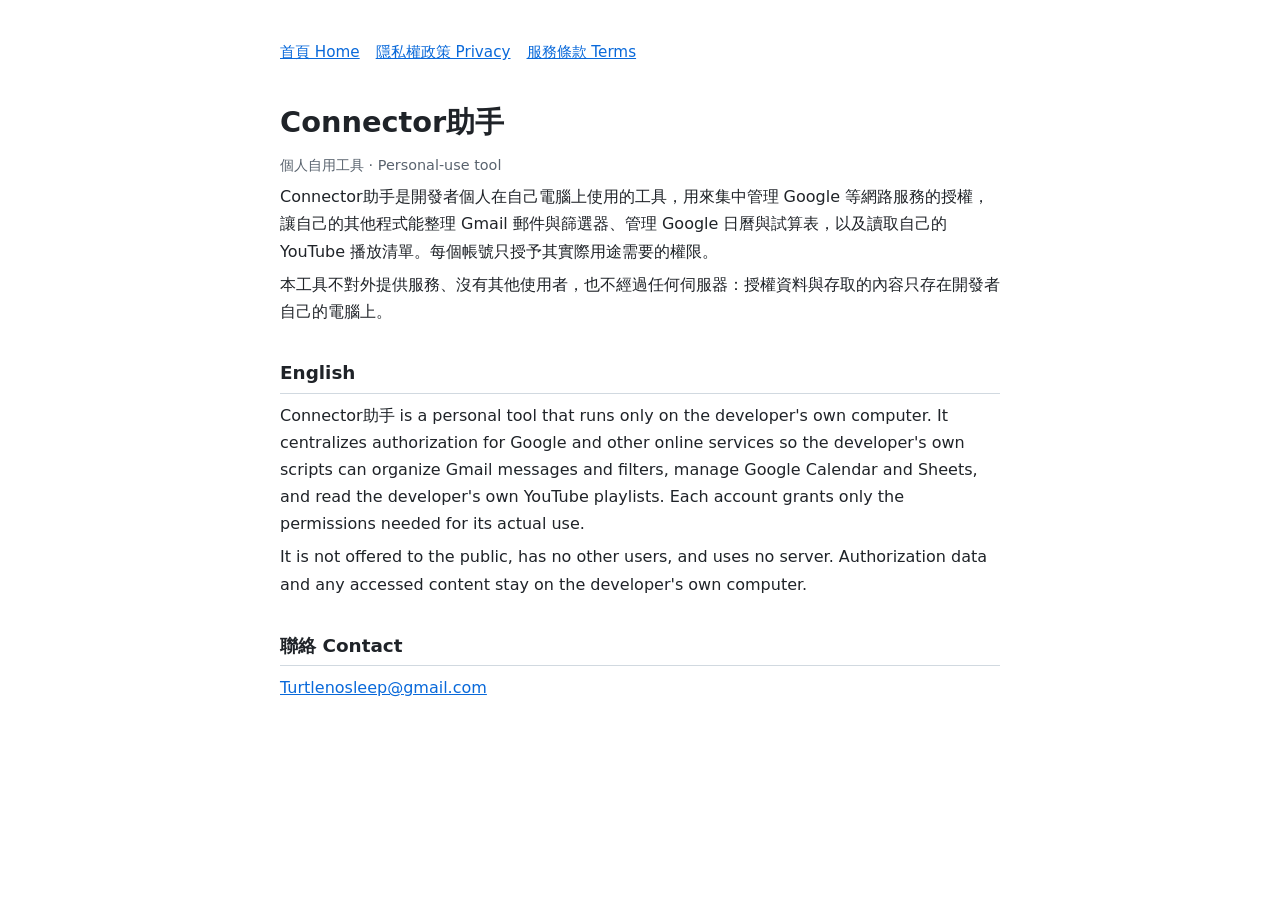
<file: index.html>
<!doctype html>
<html lang="zh-Hant">
<head>
<meta charset="utf-8">
<meta name="viewport" content="width=device-width, initial-scale=1">
<title>Connector助手</title>
<link rel="stylesheet" href="style.css">
</head>
<body>
<main>
<nav><a href="./">首頁 Home</a><a href="privacy.html">隱私權政策 Privacy</a><a href="terms.html">服務條款 Terms</a></nav>
<h1>Connector助手</h1>
<p class="muted">個人自用工具 · Personal-use tool</p>

<p>Connector助手是開發者個人在自己電腦上使用的工具，用來集中管理 Google 等網路服務的授權，讓自己的其他程式能整理 Gmail 郵件與篩選器、管理 Google 日曆與試算表，以及讀取自己的 YouTube 播放清單。每個帳號只授予其實際用途需要的權限。</p>
<p>本工具不對外提供服務、沒有其他使用者，也不經過任何伺服器：授權資料與存取的內容只存在開發者自己的電腦上。</p>

<h2>English</h2>
<p>Connector助手 is a personal tool that runs only on the developer's own computer. It centralizes authorization for Google and other online services so the developer's own scripts can organize Gmail messages and filters, manage Google Calendar and Sheets, and read the developer's own YouTube playlists. Each account grants only the permissions needed for its actual use.</p>
<p>It is not offered to the public, has no other users, and uses no server. Authorization data and any accessed content stay on the developer's own computer.</p>

<h2>聯絡 Contact</h2>
<p><a href="mailto:Turtlenosleep@gmail.com">Turtlenosleep@gmail.com</a></p>
</main>
</body>
</html>
</file>
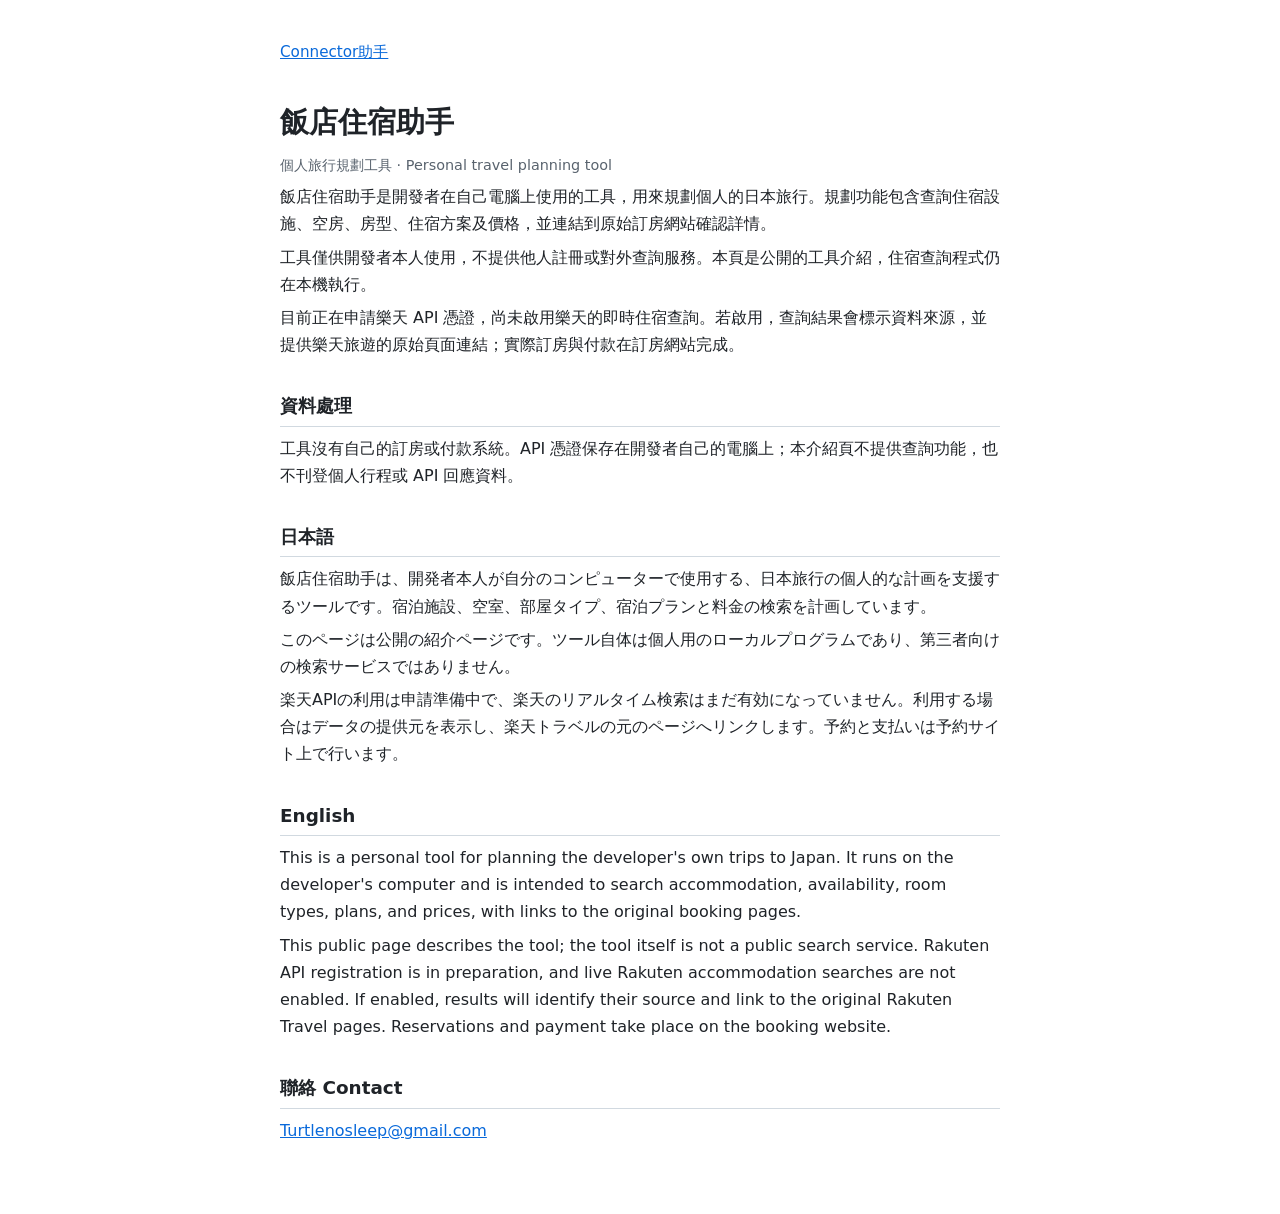
<file: hotel.html>
<!doctype html>
<html lang="zh-Hant">
<head>
<meta charset="utf-8">
<meta name="viewport" content="width=device-width, initial-scale=1">
<title>飯店住宿助手 · 個人使用工具</title>
<link rel="stylesheet" href="style.css">
</head>
<body>
<main>
<nav><a href="./">Connector助手</a></nav>
<h1>飯店住宿助手</h1>
<p class="muted">個人旅行規劃工具 · Personal travel planning tool</p>

<p>飯店住宿助手是開發者在自己電腦上使用的工具，用來規劃個人的日本旅行。規劃功能包含查詢住宿設施、空房、房型、住宿方案及價格，並連結到原始訂房網站確認詳情。</p>
<p>工具僅供開發者本人使用，不提供他人註冊或對外查詢服務。本頁是公開的工具介紹，住宿查詢程式仍在本機執行。</p>
<p>目前正在申請樂天 API 憑證，尚未啟用樂天的即時住宿查詢。若啟用，查詢結果會標示資料來源，並提供樂天旅遊的原始頁面連結；實際訂房與付款在訂房網站完成。</p>

<h2>資料處理</h2>
<p>工具沒有自己的訂房或付款系統。API 憑證保存在開發者自己的電腦上；本介紹頁不提供查詢功能，也不刊登個人行程或 API 回應資料。</p>

<h2 lang="ja">日本語</h2>
<div lang="ja">
<p>飯店住宿助手は、開発者本人が自分のコンピューターで使用する、日本旅行の個人的な計画を支援するツールです。宿泊施設、空室、部屋タイプ、宿泊プランと料金の検索を計画しています。</p>
<p>このページは公開の紹介ページです。ツール自体は個人用のローカルプログラムであり、第三者向けの検索サービスではありません。</p>
<p>楽天APIの利用は申請準備中で、楽天のリアルタイム検索はまだ有効になっていません。利用する場合はデータの提供元を表示し、楽天トラベルの元のページへリンクします。予約と支払いは予約サイト上で行います。</p>
</div>

<h2>English</h2>
<p>This is a personal tool for planning the developer's own trips to Japan. It runs on the developer's computer and is intended to search accommodation, availability, room types, plans, and prices, with links to the original booking pages.</p>
<p>This public page describes the tool; the tool itself is not a public search service. Rakuten API registration is in preparation, and live Rakuten accommodation searches are not enabled. If enabled, results will identify their source and link to the original Rakuten Travel pages. Reservations and payment take place on the booking website.</p>

<h2>聯絡 Contact</h2>
<p><a href="mailto:Turtlenosleep@gmail.com">Turtlenosleep@gmail.com</a></p>
</main>
</body>
</html>
</file>
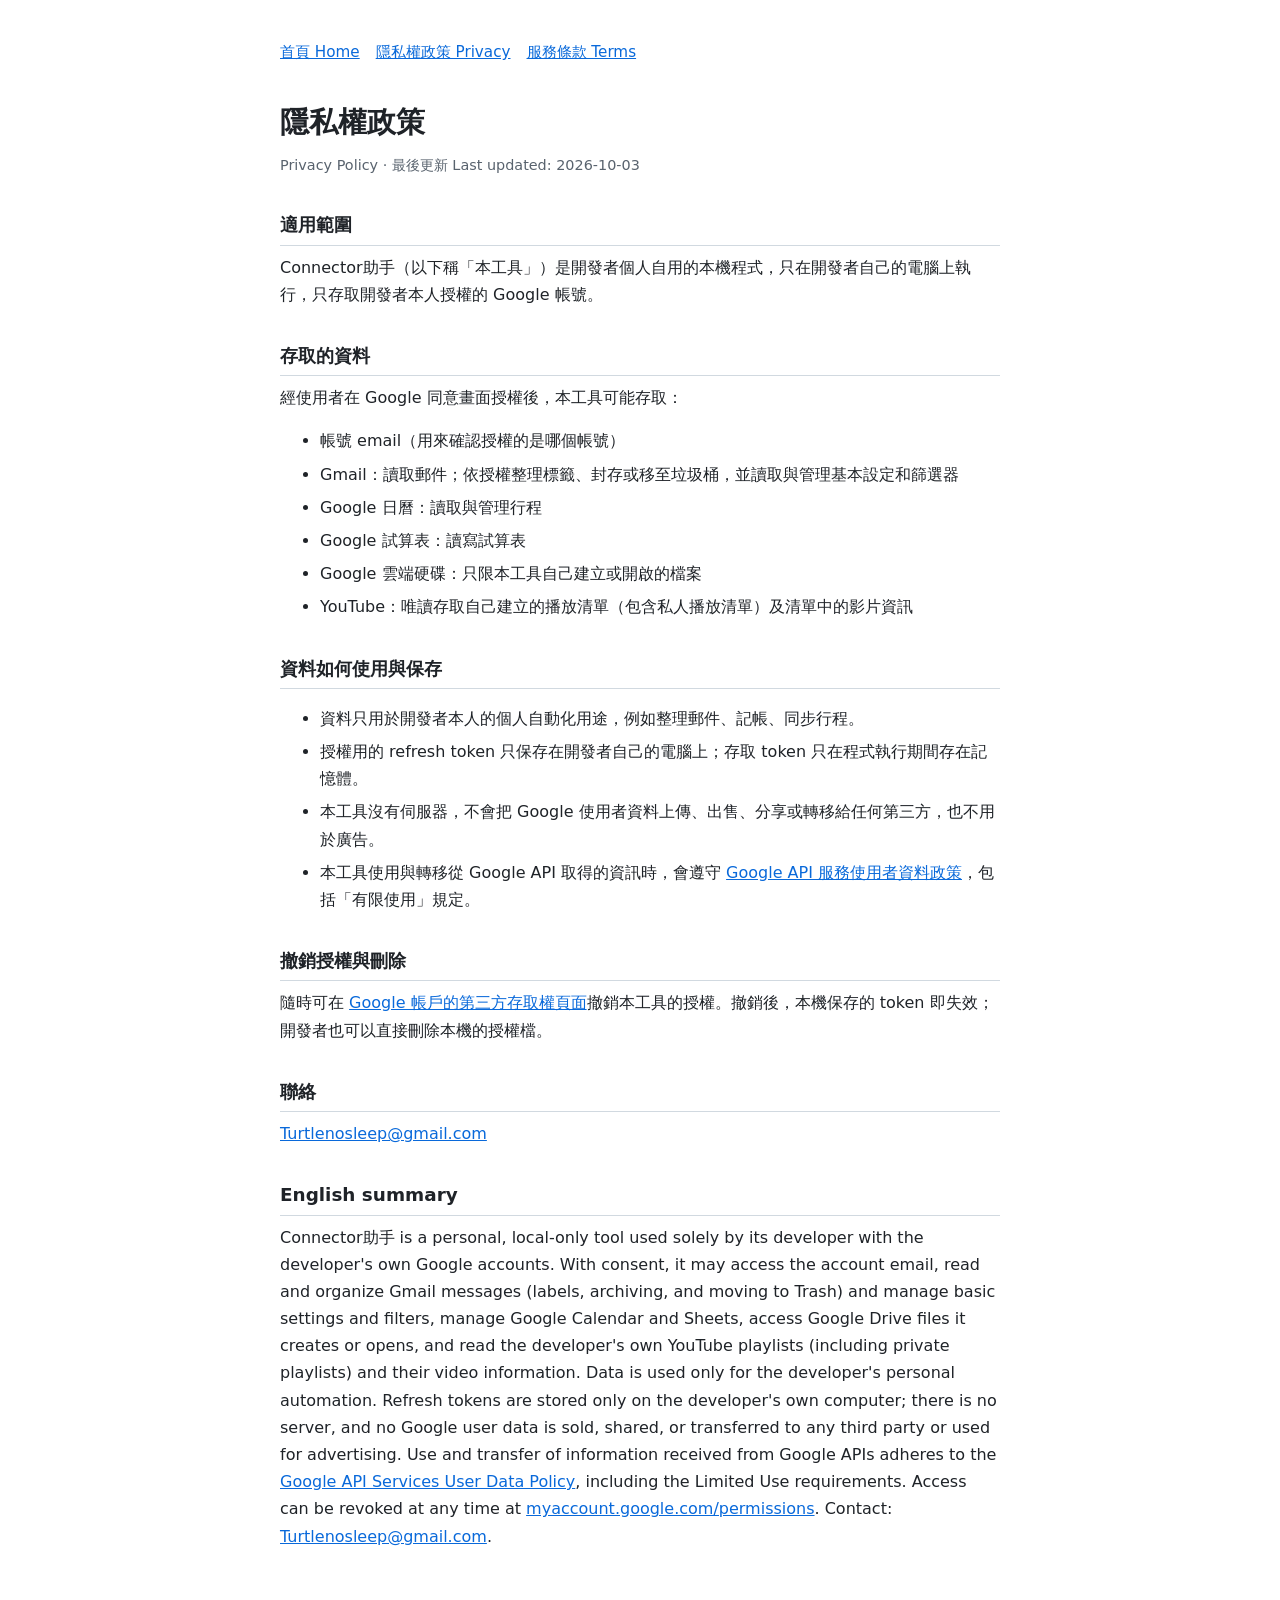
<file: privacy.html>
<!doctype html>
<html lang="zh-Hant">
<head>
<meta charset="utf-8">
<meta name="viewport" content="width=device-width, initial-scale=1">
<title>隱私權政策 · Connector助手</title>
<link rel="stylesheet" href="style.css">
</head>
<body>
<main>
<nav><a href="./">首頁 Home</a><a href="privacy.html">隱私權政策 Privacy</a><a href="terms.html">服務條款 Terms</a></nav>
<h1>隱私權政策</h1>
<p class="muted">Privacy Policy · 最後更新 Last updated: 2026-10-03</p>

<h2>適用範圍</h2>
<p>Connector助手（以下稱「本工具」）是開發者個人自用的本機程式，只在開發者自己的電腦上執行，只存取開發者本人授權的 Google 帳號。</p>

<h2>存取的資料</h2>
<p>經使用者在 Google 同意畫面授權後，本工具可能存取：</p>
<ul>
<li>帳號 email（用來確認授權的是哪個帳號）</li>
<li>Gmail：讀取郵件；依授權整理標籤、封存或移至垃圾桶，並讀取與管理基本設定和篩選器</li>
<li>Google 日曆：讀取與管理行程</li>
<li>Google 試算表：讀寫試算表</li>
<li>Google 雲端硬碟：只限本工具自己建立或開啟的檔案</li>
<li>YouTube：唯讀存取自己建立的播放清單（包含私人播放清單）及清單中的影片資訊</li>
</ul>

<h2>資料如何使用與保存</h2>
<ul>
<li>資料只用於開發者本人的個人自動化用途，例如整理郵件、記帳、同步行程。</li>
<li>授權用的 refresh token 只保存在開發者自己的電腦上；存取 token 只在程式執行期間存在記憶體。</li>
<li>本工具沒有伺服器，不會把 Google 使用者資料上傳、出售、分享或轉移給任何第三方，也不用於廣告。</li>
<li>本工具使用與轉移從 Google API 取得的資訊時，會遵守 <a href="https://developers.google.com/terms/api-services-user-data-policy">Google API 服務使用者資料政策</a>，包括「有限使用」規定。</li>
</ul>

<h2>撤銷授權與刪除</h2>
<p>隨時可在 <a href="https://myaccount.google.com/permissions">Google 帳戶的第三方存取權頁面</a>撤銷本工具的授權。撤銷後，本機保存的 token 即失效；開發者也可以直接刪除本機的授權檔。</p>

<h2>聯絡</h2>
<p><a href="mailto:Turtlenosleep@gmail.com">Turtlenosleep@gmail.com</a></p>

<h2>English summary</h2>
<p>Connector助手 is a personal, local-only tool used solely by its developer with the developer's own Google accounts. With consent, it may access the account email, read and organize Gmail messages (labels, archiving, and moving to Trash) and manage basic settings and filters, manage Google Calendar and Sheets, access Google Drive files it creates or opens, and read the developer's own YouTube playlists (including private playlists) and their video information. Data is used only for the developer's personal automation. Refresh tokens are stored only on the developer's own computer; there is no server, and no Google user data is sold, shared, or transferred to any third party or used for advertising. Use and transfer of information received from Google APIs adheres to the <a href="https://developers.google.com/terms/api-services-user-data-policy">Google API Services User Data Policy</a>, including the Limited Use requirements. Access can be revoked at any time at <a href="https://myaccount.google.com/permissions">myaccount.google.com/permissions</a>. Contact: <a href="mailto:Turtlenosleep@gmail.com">Turtlenosleep@gmail.com</a>.</p>
</main>
</body>
</html>
</file>
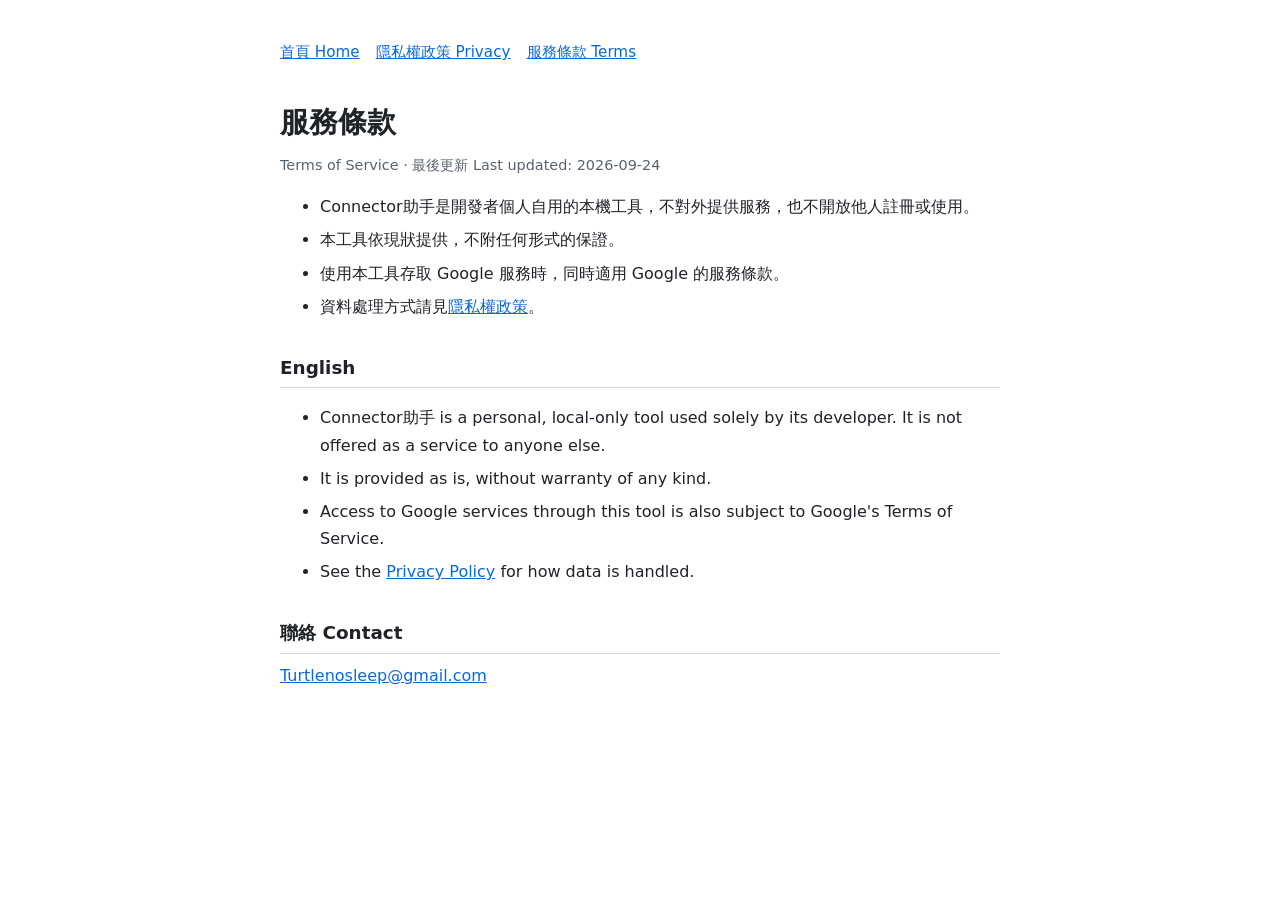
<file: terms.html>
<!doctype html>
<html lang="zh-Hant">
<head>
<meta charset="utf-8">
<meta name="viewport" content="width=device-width, initial-scale=1">
<title>服務條款 · Connector助手</title>
<link rel="stylesheet" href="style.css">
</head>
<body>
<main>
<nav><a href="./">首頁 Home</a><a href="privacy.html">隱私權政策 Privacy</a><a href="terms.html">服務條款 Terms</a></nav>
<h1>服務條款</h1>
<p class="muted">Terms of Service · 最後更新 Last updated: 2026-09-24</p>

<ul>
<li>Connector助手是開發者個人自用的本機工具，不對外提供服務，也不開放他人註冊或使用。</li>
<li>本工具依現狀提供，不附任何形式的保證。</li>
<li>使用本工具存取 Google 服務時，同時適用 Google 的服務條款。</li>
<li>資料處理方式請見<a href="privacy.html">隱私權政策</a>。</li>
</ul>

<h2>English</h2>
<ul>
<li>Connector助手 is a personal, local-only tool used solely by its developer. It is not offered as a service to anyone else.</li>
<li>It is provided as is, without warranty of any kind.</li>
<li>Access to Google services through this tool is also subject to Google's Terms of Service.</li>
<li>See the <a href="privacy.html">Privacy Policy</a> for how data is handled.</li>
</ul>

<h2>聯絡 Contact</h2>
<p><a href="mailto:Turtlenosleep@gmail.com">Turtlenosleep@gmail.com</a></p>
</main>
</body>
</html>
</file>
<file: style.css>
:root { color-scheme: light dark; --fg: #1f2328; --bg: #ffffff; --muted: #59636e; --line: #d1d9e0; }
@media (prefers-color-scheme: dark) { :root { --fg: #e6edf3; --bg: #0d1117; --muted: #9198a1; --line: #3d444d; } }
body { margin: 0; background: var(--bg); color: var(--fg); font: 16px/1.7 system-ui, "Noto Sans TC", "Microsoft JhengHei", sans-serif; }
main { max-width: 720px; margin: 0 auto; padding: 40px 16px 64px; }
h1 { font-size: 1.8rem; margin: 0 0 4px; }
h2 { font-size: 1.15rem; margin: 32px 0 8px; padding-bottom: 4px; border-bottom: 1px solid var(--line); }
p, li { margin: 6px 0; }
.muted { color: var(--muted); font-size: .9rem; }
nav { display: flex; gap: 16px; margin-bottom: 32px; font-size: .95rem; }
a { color: #0969da; }
@media (prefers-color-scheme: dark) { a { color: #4493f8; } }
</file>
